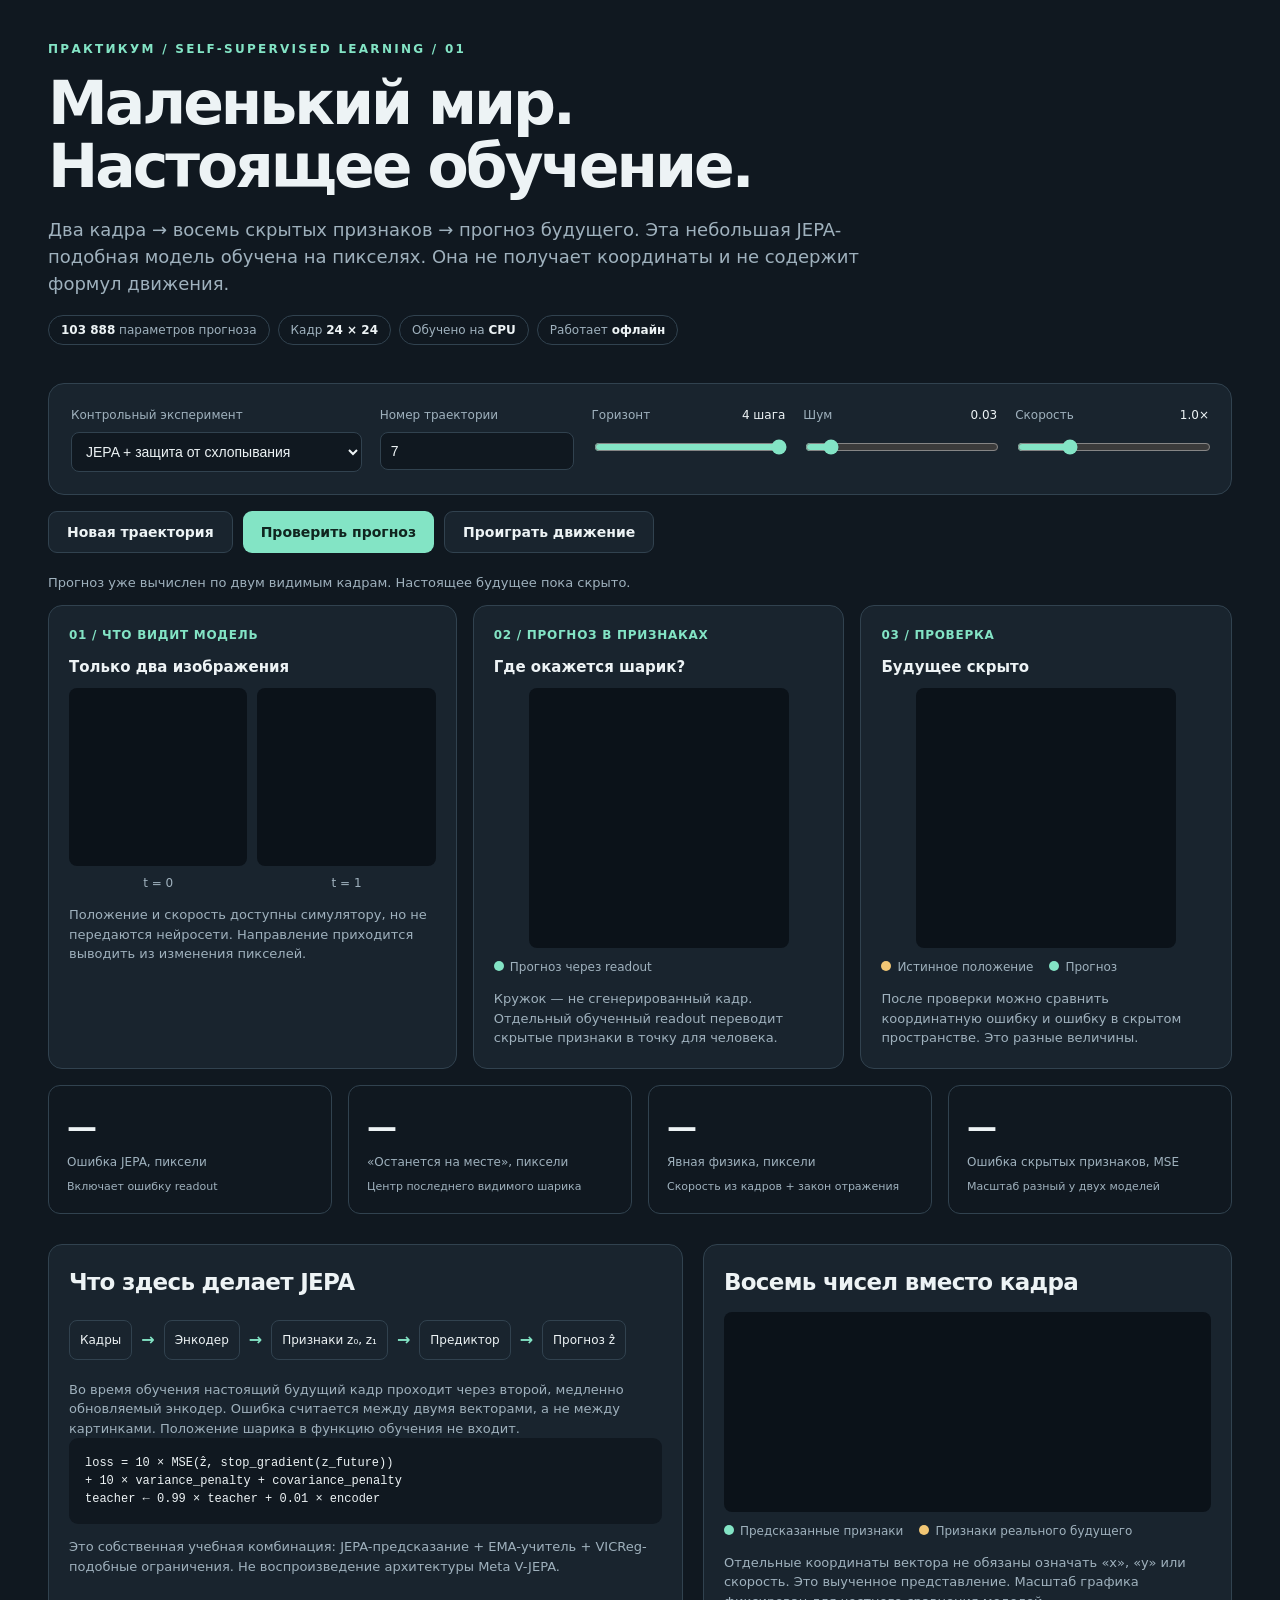
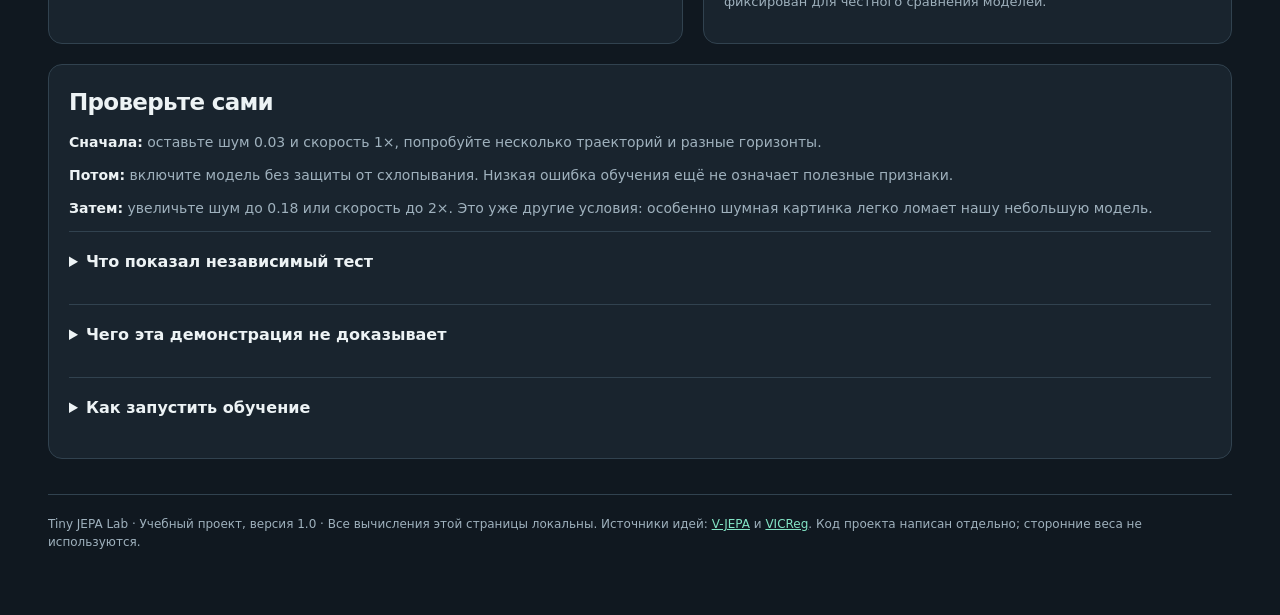
<file: ml/original-training/web/template.html>
<!doctype html>
<html lang="ru"><head><meta charset="utf-8"><meta name="viewport" content="width=device-width,initial-scale=1">
<title>Tiny JEPA Lab — маленький мир, настоящее обучение</title>
<style>
:root{--bg:#101820;--card:#19242e;--line:#31424f;--ink:#edf3f5;--muted:#9fb1bd;--accent:#83e4c5;--truth:#f1c674;--bad:#f2a291}
*{box-sizing:border-box}body{margin:0;background:var(--bg);color:var(--ink);font:16px/1.5 system-ui,-apple-system,BlinkMacSystemFont,"Segoe UI",sans-serif}main{max-width:1240px;margin:auto;padding:40px 28px 64px}.eyebrow{font-size:12px;text-transform:uppercase;letter-spacing:.19em;color:var(--accent);font-weight:700}h1{font-size:clamp(34px,5vw,60px);letter-spacing:-.05em;line-height:1.05;margin:14px 0 18px}h2{font-size:23px;letter-spacing:-.03em;margin:0 0 12px}h3{font-size:15px;margin:0 0 10px}.lead{max-width:850px;font-size:18px;color:var(--muted)}.tag{display:inline-block;border:1px solid var(--line);border-radius:20px;padding:5px 12px;font-size:12px;color:var(--muted);margin:0 8px 8px 0}.tag strong{color:var(--ink)}.toolbar{display:grid;grid-template-columns:1.5fr 1fr 1fr 1fr 1fr;gap:18px;background:var(--card);border:1px solid var(--line);border-radius:16px;padding:22px;margin:30px 0 16px}label{font-size:12px;display:block;color:var(--muted)}select,input[type=number]{display:block;margin-top:8px;width:100%;background:var(--bg);color:var(--ink);border:1px solid var(--line);border-radius:8px;padding:10px;font-size:14px}input[type=range]{width:100%;accent-color:var(--accent);margin-top:15px}.control-value{float:right;color:var(--ink)}button{border:0;border-radius:9px;background:var(--accent);color:#10251f;padding:12px 18px;font:600 14px system-ui;cursor:pointer}button.secondary{background:var(--card);color:var(--ink);border:1px solid var(--line)}button:disabled{opacity:.45;cursor:default}button:focus-visible,select:focus-visible,input:focus-visible{outline:3px solid var(--truth);outline-offset:3px}.actions{display:flex;gap:10px;flex-wrap:wrap;margin-bottom:20px}.notice{font-size:13px;color:var(--muted);margin:12px 0}.notice.warn{color:var(--bad)}.cards{display:grid;grid-template-columns:1.1fr 1fr 1fr;gap:16px}.card{background:var(--card);border:1px solid var(--line);border-radius:14px;padding:20px;min-width:0}.step{color:var(--accent);font-size:12px;font-weight:700;letter-spacing:.06em;margin-bottom:12px}.canvases{display:flex;gap:10px;justify-content:center}.frame{min-width:0;flex:1;text-align:center}.frame span{display:block;font-size:12px;color:var(--muted);margin-top:8px}canvas{display:block;width:100%;height:auto;border-radius:8px;background:#0b1219}.stage{max-width:260px;margin:auto}p.small,.small{font-size:13px;color:var(--muted);margin-bottom:0}.metrics{display:grid;grid-template-columns:repeat(4,1fr);gap:16px;margin:16px 0 30px}.metric{border:1px solid var(--line);border-radius:12px;padding:18px}.metric .value{font-size:30px;font-weight:650;letter-spacing:-.03em}.metric .name{font-size:12px;color:var(--muted);margin-top:4px}.metric .sub{font-size:11px;color:var(--muted);margin-top:8px}.explain{display:grid;grid-template-columns:1.2fr 1fr;gap:20px;margin-top:18px}.flow{display:flex;gap:9px;align-items:center;flex-wrap:wrap;margin:20px 0}.flow span{border:1px solid var(--line);border-radius:8px;padding:10px;font-size:12px}.flow b{color:var(--accent)}.math{font-family:ui-monospace,monospace;background:var(--bg);border-radius:9px;padding:16px;font-size:12px;overflow:auto;white-space:pre-line}.legend{display:flex;gap:16px;flex-wrap:wrap;color:var(--muted);font-size:12px;margin-top:10px}.key{display:inline-block;width:10px;height:10px;border-radius:50%;margin-right:6px;background:var(--accent)}.key.truth{background:var(--truth)}details{border-top:1px solid var(--line);padding:18px 0;margin-top:12px}summary{cursor:pointer;font-weight:650}.footer{font-size:12px;color:var(--muted);border-top:1px solid var(--line);margin-top:35px;padding-top:20px}.alert{padding:12px;border:1px solid var(--bad);color:var(--bad);display:none}.checkpoint{font-size:12px;color:var(--accent);margin-top:10px}.fact{margin:12px 0 0;color:var(--muted);font-size:14px}.fact strong{color:var(--ink)}a{color:var(--accent)}
@media(max-width:850px){.toolbar{grid-template-columns:1fr 1fr}.cards,.explain{grid-template-columns:1fr}.metrics{grid-template-columns:1fr 1fr}.canvases{max-width:400px;margin:auto}.stage{max-width:320px}main{padding:24px 18px}.toolbar>div:first-child{grid-column:1/-1}}@media(prefers-reduced-motion:reduce){*{scroll-behavior:auto}}
</style></head><body><main>
<div class="eyebrow">Практикум / self-supervised learning / 01</div>
<h1>Маленький мир.<br>Настоящее обучение.</h1>
<p class="lead">Два кадра → восемь скрытых признаков → прогноз будущего. Эта небольшая JEPA-подобная модель обучена на пикселях. Она не получает координаты и не содержит формул движения.</p>
<div><span class="tag"><strong>103 888</strong> параметров прогноза</span><span class="tag">Кадр <strong>24 × 24</strong></span><span class="tag">Обучено на <strong>CPU</strong></span><span class="tag">Работает <strong>офлайн</strong></span></div>
<div id="alert" class="alert" role="alert"></div>
<div class="toolbar">
<div><label for="model">Контрольный эксперимент</label><select id="model"><option value="pretrained">JEPA + защита от схлопывания</option><option value="no_regularization">Без защиты от схлопывания</option></select></div>
<div><label for="seed">Номер траектории</label><input id="seed" type="number" min="0" max="4294967295" value="7" step="1"></div>
<div><label for="horizon">Горизонт <span id="hval" class="control-value">4 шага</span></label><input id="horizon" type="range" min="1" max="4" step="1" value="4"></div>
<div><label for="noise">Шум <span id="nval" class="control-value">0.03</span></label><input id="noise" type="range" min="0" max="0.30" step="0.01" value="0.03"></div>
<div><label for="speed">Скорость <span id="sval" class="control-value">1.0×</span></label><input id="speed" type="range" min="0.5" max="2.5" step="0.1" value="1.0"></div>
</div>
<div class="actions"><button id="new" class="secondary">Новая траектория</button><button id="reveal">Проверить прогноз</button><button id="play" class="secondary">Проиграть движение</button></div>
<p id="condition" class="notice">Прогноз уже вычислен по двум видимым кадрам. Настоящее будущее пока скрыто.</p>
<div class="cards">
<section class="card"><div class="step">01 / ЧТО ВИДИТ МОДЕЛЬ</div><h3>Только два изображения</h3><div class="canvases"><div class="frame"><canvas id="frame0" width="240" height="240" aria-label="Первый входной кадр"></canvas><span>t = 0</span></div><div class="frame"><canvas id="frame1" width="240" height="240" aria-label="Второй входной кадр"></canvas><span>t = 1</span></div></div><p class="small">Положение и скорость доступны симулятору, но не передаются нейросети. Направление приходится выводить из изменения пикселей.</p></section>
<section class="card"><div class="step">02 / ПРОГНОЗ В ПРИЗНАКАХ</div><h3>Где окажется шарик?</h3><canvas class="stage" id="prediction" width="360" height="360" aria-label="Визуализация прогноза положения"></canvas><div class="legend"><span><i class="key"></i>Прогноз через readout</span></div><p class="small">Кружок — не сгенерированный кадр. Отдельный обученный readout переводит скрытые признаки в точку для человека.</p></section>
<section class="card"><div class="step">03 / ПРОВЕРКА</div><h3 id="futureTitle">Будущее скрыто</h3><canvas class="stage" id="truth" width="360" height="360" aria-label="Сопоставление с реальным будущим"></canvas><div class="legend"><span><i class="key truth"></i>Истинное положение</span><span><i class="key"></i>Прогноз</span></div><p class="small">После проверки можно сравнить координатную ошибку и ошибку в скрытом пространстве. Это разные величины.</p></section>
</div>
<div class="metrics" aria-live="polite">
<div class="metric"><div class="value" id="err">—</div><div class="name">Ошибка JEPA, пиксели</div><div class="sub">Включает ошибку readout</div></div>
<div class="metric"><div class="value" id="stay">—</div><div class="name">«Останется на месте», пиксели</div><div class="sub">Центр последнего видимого шарика</div></div>
<div class="metric"><div class="value" id="physics">—</div><div class="name">Явная физика, пиксели</div><div class="sub">Скорость из кадров + закон отражения</div></div>
<div class="metric"><div class="value" id="latent">—</div><div class="name">Ошибка скрытых признаков, MSE</div><div class="sub">Масштаб разный у двух моделей</div></div>
</div>
<div class="explain">
<section class="card"><h2>Что здесь делает JEPA</h2><div class="flow"><span>Кадры</span><b>→</b><span>Энкодер</span><b>→</b><span>Признаки z₀, z₁</span><b>→</b><span>Предиктор</span><b>→</b><span>Прогноз ẑ</span></div><p class="small">Во время обучения настоящий будущий кадр проходит через второй, медленно обновляемый энкодер. Ошибка считается между двумя векторами, а не между картинками. Положение шарика в функцию обучения не входит.</p><div class="math">loss = 10 × MSE(ẑ, stop_gradient(z_future))
     + 10 × variance_penalty + covariance_penalty
teacher ← 0.99 × teacher + 0.01 × encoder</div><p class="small">Это собственная учебная комбинация: JEPA-предсказание + EMA-учитель + VICReg-подобные ограничения. Не воспроизведение архитектуры Meta V-JEPA.</p></section>
<section class="card"><h2>Восемь чисел вместо кадра</h2><canvas id="latents" width="560" height="230" aria-label="Значения восьми скрытых признаков"></canvas><div class="legend"><span><i class="key"></i>Предсказанные признаки</span><span><i class="key truth"></i>Признаки реального будущего</span></div><p class="small">Отдельные координаты вектора не обязаны означать «x», «y» или скорость. Это выученное представление. Масштаб графика фиксирован для честного сравнения моделей.</p><p class="checkpoint" id="repr"></p></section>
</div>
<section class="card" style="margin-top:20px"><h2>Проверьте сами</h2><p class="fact"><strong>Сначала:</strong> оставьте шум 0.03 и скорость 1×, попробуйте несколько траекторий и разные горизонты.</p><p class="fact"><strong>Потом:</strong> включите модель без защиты от схлопывания. Низкая ошибка обучения ещё не означает полезные признаки.</p><p class="fact"><strong>Затем:</strong> увеличьте шум до 0.18 или скорость до 2×. Это уже другие условия: особенно шумная картинка легко ломает нашу небольшую модель.</p>
<details><summary>Что показал независимый тест</summary><div id="testStats"></div><p class="small">2 048 новых траекторий в каждом режиме, отдельные seeds, один обучающий seed. Ошибка — среднее евклидово расстояние, а не MAE по отдельным осям. Readout обучен отдельно на 8 192 наблюдаемых кадрах с координатами, при замороженной JEPA. На предсказанных эмбеддингах он не обучался.</p></details>
<details><summary>Чего эта демонстрация не доказывает</summary><p class="small">Она не доказывает превосходство над LLM, понимание реальной физики или готовность управлять роботом. Здесь один шарик, простая среда, нет действий и планирования. Формула движения лучше нейросети, когда она заранее известна. Объект, фон и границы существенно проще реального видео. Это причинный прогноз будущего по двум кадрам, а не полная пространственно-временная маскировка V-JEPA.</p></details>
<details><summary>Как запустить обучение</summary><div class="math">python -m pip install -r requirements.txt
python train.py --out runs/my_jepa --steps 2400
python evaluate.py --model runs/my_jepa
python export_demo.py --model runs/my_jepa --output my_demo.html</div><p class="small">Обучение находится в Python-проекте. Этот HTML запускает настоящий inference экспортированных весов, но не обучает сеть. Все веса уже внутри файла, сервер и API-ключи не нужны.</p></details>
</section>
<div class="footer">Tiny JEPA Lab · Учебный проект, версия 1.0 · Все вычисления этой страницы локальны. Источники идей: <a href="https://github.com/facebookresearch/jepa">V-JEPA</a> и <a href="https://github.com/facebookresearch/vicreg">VICReg</a>. Код проекта написан отдельно; сторонние веса не используются.</div>
</main>
<script id="weights" type="application/json">__WEIGHTS__</script>
<script>__ENGINE__</script>
<script>
'use strict';
const PACKS=JSON.parse(document.getElementById('weights').textContent), E=JepaEngine;
const $=id=>document.getElementById(id);let example,pack,forecast,xy,revealed=false,animation=null;
function board(id){const c=$(id),ctx=c.getContext('2d');ctx.fillStyle='#0b1219';ctx.fillRect(0,0,c.width,c.height);return [ctx,c.width,c.height];}
function image(id,frame,size){const [ctx,w,h]=board(id);const small=document.createElement('canvas');small.width=size;small.height=size;const s=small.getContext('2d'),im=s.createImageData(size,size);for(let i=0;i<frame.length;i++){let v=Math.round(Math.min(1,Math.max(0,frame[i]))*255);im.data[4*i]=v;im.data[4*i+1]=v;im.data[4*i+2]=v;im.data[4*i+3]=255;}s.putImageData(im,0,0);ctx.imageSmoothingEnabled=false;ctx.drawImage(small,0,0,w,h);}
function grid(ctx,w,h){ctx.strokeStyle='#263b47';ctx.lineWidth=1;for(let i=1;i<6;i++){ctx.beginPath();ctx.moveTo(i*w/6,0);ctx.lineTo(i*w/6,h);ctx.stroke();ctx.beginPath();ctx.moveTo(0,i*h/6);ctx.lineTo(w,i*h/6);ctx.stroke();}ctx.setLineDash([4,5]);ctx.strokeRect(.08*w,.08*h,.84*w,.84*h);ctx.setLineDash([]);}
function point(ctx,w,h,p,color,r=9,fill=false){ctx.beginPath();ctx.arc(p[0]*w,p[1]*h,r,0,Math.PI*2);ctx.strokeStyle=color;ctx.fillStyle=color;ctx.lineWidth=3;fill?ctx.fill():ctx.stroke();}
function prediction(){const [ctx,w,h]=board('prediction');grid(ctx,w,h);const past=E.centroid(example.context[1],pack.config.size);point(ctx,w,h,past,'#617786',7,true);ctx.strokeStyle='#617786';ctx.setLineDash([5,6]);ctx.beginPath();ctx.moveTo(past[0]*w,past[1]*h);ctx.lineTo(xy[0]*w,xy[1]*h);ctx.stroke();ctx.setLineDash([]);point(ctx,w,h,xy,'#83e4c5',13);}
function latentBars(actual=null){const [ctx,w,h]=board('latents'),pad=26,mid=h/2,unit=(h/2-35)/3,cell=(w-2*pad)/8;ctx.strokeStyle='#31424f';ctx.beginPath();ctx.moveTo(pad,mid);ctx.lineTo(w-pad,mid);ctx.stroke();ctx.font='13px system-ui';ctx.textAlign='center';for(let i=0;i<8;i++){const x=pad+cell*i+cell*.5;for(const [v,col,dx]of [[forecast[i],'#83e4c5',-10],...(actual?[[actual[i],'#f1c674',10]]:[])]){ctx.fillStyle=col;const magnitude=Math.min(3,Math.abs(v))*unit;ctx.fillRect(x+dx-7,v>=0?mid-magnitude:mid,14,magnitude);}ctx.fillStyle='#9fb1bd';ctx.fillText('z'+(i+1),x,h-10);}ctx.textAlign='left';ctx.fillText('±3 · фиксированная шкала',12,19);}
function hideTruth(){const [ctx,w,h]=board('truth');grid(ctx,w,h);ctx.fillStyle='#9fb1bd';ctx.font='600 52px system-ui';ctx.textAlign='center';ctx.fillText('?',w/2,h/2+15);$('futureTitle').textContent='Будущее скрыто';for(const id of ['err','stay','physics','latent'])$(id).textContent='—';}
function stop(){if(animation){cancelAnimationFrame(animation);animation=null;}}
function refresh(){try{stop();pack=PACKS[$('model').value];if(!pack)throw Error('Выбранная модель отсутствует');const horizon=+$('horizon').value,noise=+$('noise').value,speed=+$('speed').value,seed=Number($('seed').value);if(!Number.isFinite(seed)||seed<0||seed>4294967295||!Number.isInteger(seed))throw Error('Номер траектории: целое число от 0 до 4294967295');$('hval').textContent=horizon+' шага';$('nval').textContent=noise.toFixed(2);$('sval').textContent=speed.toFixed(1)+'×';example=E.sample(pack.config,seed,horizon,noise,speed);forecast=E.predict(pack,example.context,horizon);xy=E.decode(pack,forecast);image('frame0',example.context[0],pack.config.size);image('frame1',example.context[1],pack.config.size);prediction();hideTruth();latentBars();revealed=false;$('reveal').disabled=false;$('play').disabled=false;$('alert').style.display='none';const ood=noise>.06||noise===0||Math.abs(speed-1)>.001;$('condition').className='notice'+(ood?' warn':'');$('condition').textContent=ood?'Изменены условия относительно обучения: это проверка переноса, качество не гарантируется.':'Прогноз вычислен по двум видимым кадрам. Настоящее будущее пока скрыто.';const r=pack.metrics.in_distribution.representation;$('repr').textContent='На тесте: среднее std = '+r.mean_std.toExponential(2)+' · эффективная размерность '+r.effective_rank.toFixed(2)+' / 8';const m=pack.metrics.in_distribution,hn=pack.metrics.high_noise;$('testStats').innerHTML='<p class="fact">JEPA: <strong>'+m.jepa_error.mean.toFixed(2)+' px</strong>; «стоит на месте»: <strong>'+m.stationary_error.mean.toFixed(2)+' px</strong>; явная физика: <strong>'+m.physics_error.mean.toFixed(2)+' px</strong>.</p><p class="fact">Readout на наблюдаемом кадре: '+m.probe_error.mean.toFixed(2)+' px. Поиск верного будущего среди 64 кандидатов: '+(m.retrieval.mean*100).toFixed(1)+'% (случайный выбор: 1.56%). При шуме 0.18 ошибка JEPA: '+hn.jepa_error.mean.toFixed(2)+' px.</p>';}catch(err){$('reveal').disabled=true;$('play').disabled=true;$('alert').textContent=err.message;$('alert').style.display='block';}}
function reveal(){stop();revealed=true;$('condition').textContent='Будущее открыто. Сравните прогноз, истинное положение и простые базовые методы.';const [ctx,w,h]=board('truth');grid(ctx,w,h);point(ctx,w,h,example.positions[2],'#f1c674',10,true);point(ctx,w,h,xy,'#83e4c5',13);$('futureTitle').textContent='Истина: t = '+(1+(+$('horizon').value));const s=pack.config.size,c0=E.centroid(example.context[0],s),c1=E.centroid(example.context[1],s),horizon=+$('horizon').value;const physics=c1.map((v,i)=>E.reflect(v+(v-c0[i])*horizon,pack.config.margin));$('err').textContent=E.distance(xy,example.positions[2],s).toFixed(2);$('stay').textContent=E.distance(c1,example.positions[2],s).toFixed(2);$('physics').textContent=E.distance(physics,example.positions[2],s).toFixed(2);const target=E.encode(pack.weights,example.future,true);const loss=target.reduce((sum,v,i)=>sum+(v-forecast[i])**2,0)/target.length;$('latent').textContent=loss<.0001?loss.toExponential(1):loss.toFixed(4);latentBars(target);$('reveal').disabled=true;}
$('new').onclick=()=>{$('seed').value=((+$('seed').value+1)>>>0);refresh();};$('reveal').onclick=reveal;
$('play').onclick=()=>{stop();const start=performance.now(),horizon=+$('horizon').value,reduce=window.matchMedia('(prefers-reduced-motion: reduce)').matches;if(reduce){reveal();return;}function tick(now){const fraction=Math.min(1,(now-start)/1600),t=1+horizon*fraction;const pos=example.p.map((v,i)=>E.reflect(v+example.v[i]*t,pack.config.margin));const [ctx,w,h]=board('truth');grid(ctx,w,h);point(ctx,w,h,pos,'#f1c674',10,true);point(ctx,w,h,xy,'#83e4c5',13);$('futureTitle').textContent='Движение: t = '+t.toFixed(1);if(fraction<1)animation=requestAnimationFrame(tick);else reveal();}animation=requestAnimationFrame(tick);};
for(const id of ['model','seed','horizon','noise','speed'])$(id).addEventListener(id==='seed'?'change':'input',refresh);
if(!PACKS.no_regularization)$('model').querySelector('[value=no_regularization]').remove();
refresh();
</script></body></html>
</file>
